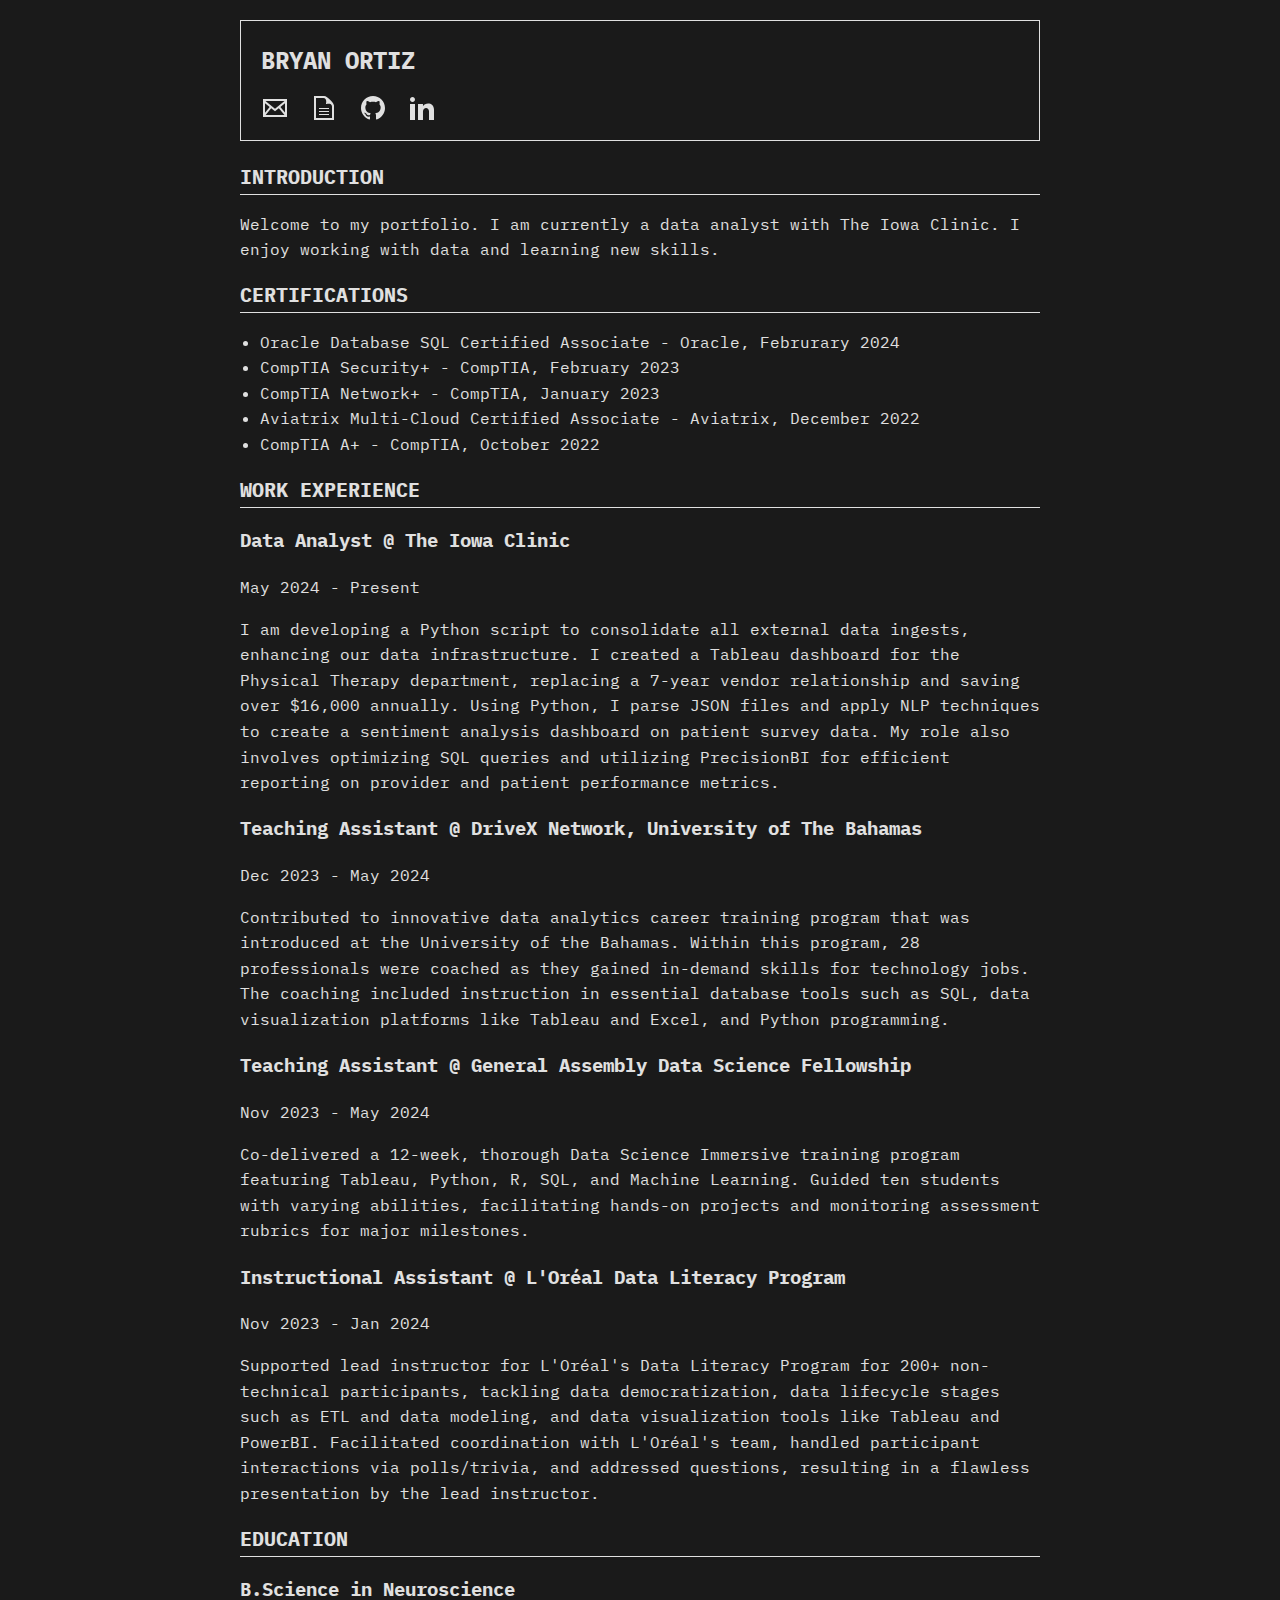
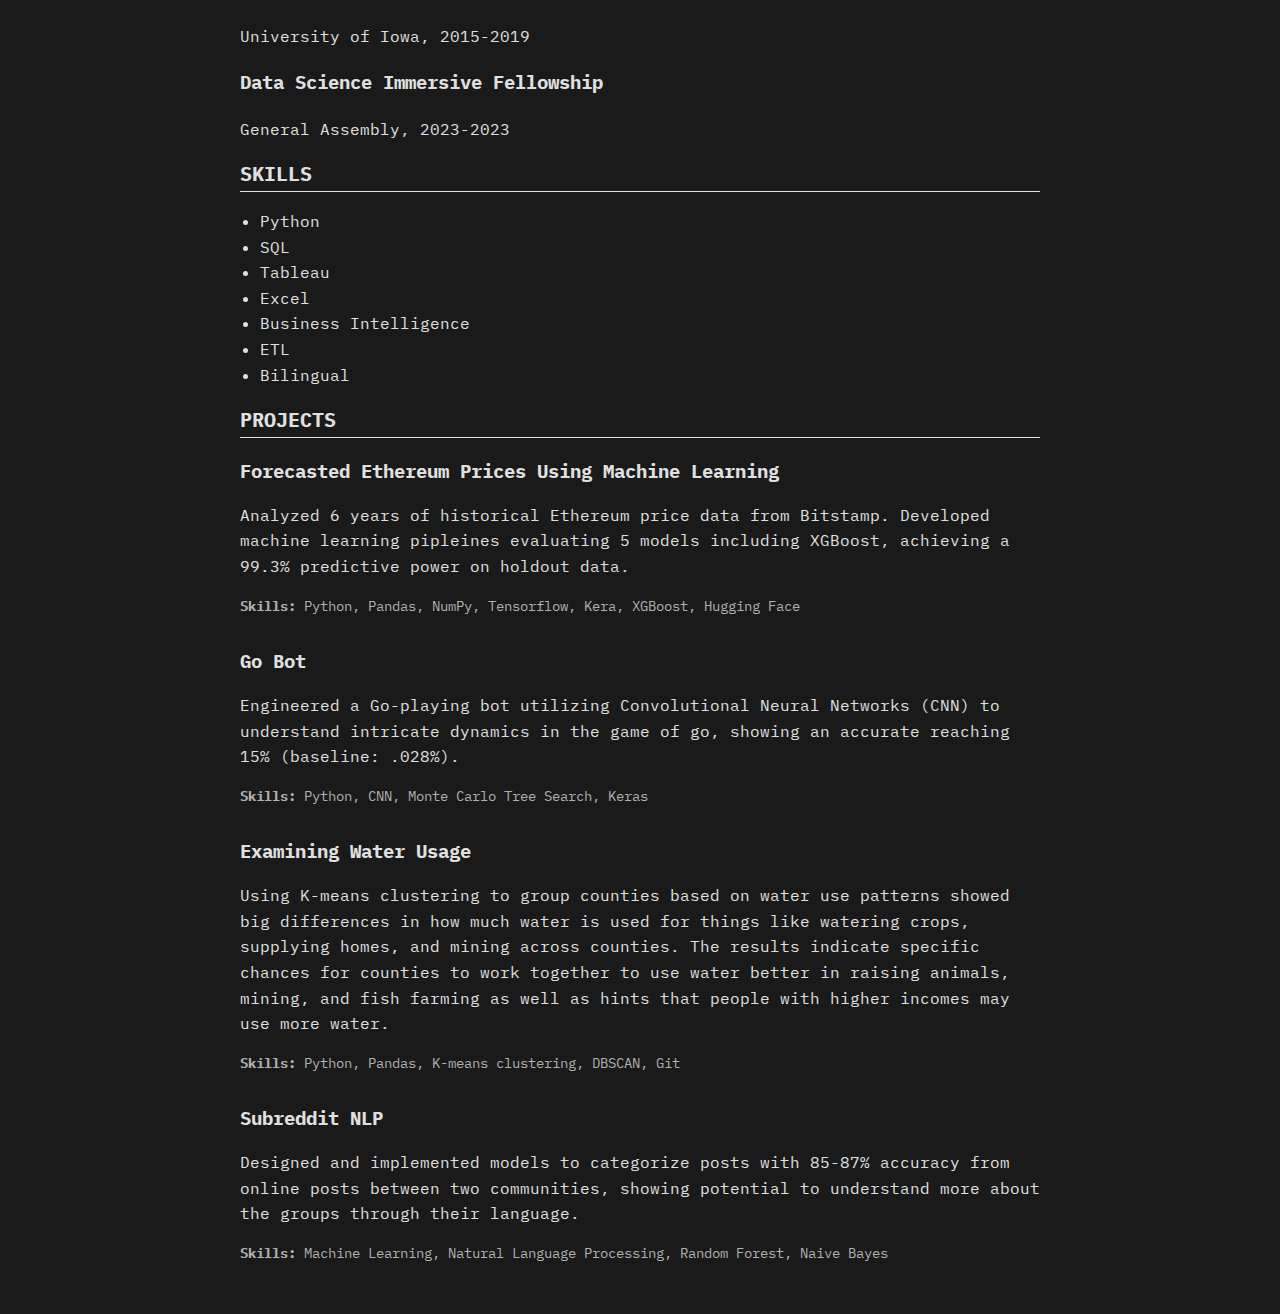
<file: index.html>
<!DOCTYPE html>
<html lang="en">
<head>
    <meta charset="UTF-8">
    <meta name="viewport" content="width=device-width, initial-scale=1.0">
    <title>Bryan Ortiz - Portfolio</title>
    <link href="https://fonts.googleapis.com/css2?family=IBM+Plex+Mono:wght@400;700&display=swap" rel="stylesheet">
    <style>
        body {
            font-family: 'IBM Plex Mono', monospace;
            background-color: #1a1a1a;
            color: #e0e0e0;
            line-height: 1.6;
            padding: 20px;
            max-width: 800px;
            margin: 0 auto;
        }
        header {
            border: 1px solid #e0e0e0;
            padding: 20px;
            margin-bottom: 20px;
        }
        h1, h2 {
            margin-top: 0;
        }
        h1 {
            font-size: 24px;
            margin-bottom: 15px;
        }
        h2 {
            font-size: 20px;
            border-bottom: 1px solid #e0e0e0;
            padding-bottom: 1px;
        }
        .icons {
            margin: 0;
            padding-left: 2px;
        }
        .icons a {
            display: inline-block;
            margin-right: 15px;
        }
        .icons svg {
            width: 24px;
            height: 24px;
            fill: #e0e0e0;
            vertical-align: middle;
        }
        .icons a:hover svg {
            fill: #ffffff;
        }
        ul {
            padding-left: 20px;
        }
        .project {
            margin-bottom: 20px;
        }
        .project {
            margin-bottom: 30px;
        }

        .project h3 {
            margin-bottom: 10px;
        }

        .project-description {
            margin-bottom: 5px;
        }

        .project-skills {
            font-size: 0.9em;
            color: #b0b0b0;
}
    </style>
</head>
<body>
    <header>
        <h1>BRYAN ORTIZ</h1>
        <div class="icons">
            <a href="mailto:ortizbryan54321@gmail.com" title="Email">
                <svg xmlns="http://www.w3.org/2000/svg" viewBox="0 0 24 24">
                    <path d="M0 3v18h24v-18h-24zm6.623 7.929l-4.623 5.712v-9.458l4.623 3.746zm-4.141-5.929h19.035l-9.517 7.713-9.518-7.713zm5.694 7.188l3.824 3.099 3.83-3.104 5.612 6.817h-18.779l5.513-6.812zm9.208-1.264l4.616-3.741v9.348l-4.616-5.607z"/>
                </svg>
            </a>
            <a href="https://drive.google.com/file/d/1B7WEyIh_h3aEtlJAHGpLXsqZLshj99DR/view" title="Resume" target="_blank">
                <svg xmlns="http://www.w3.org/2000/svg" viewBox="0 0 24 24">
                    <path d="M11.362 2c4.156 0 2.638 6 2.638 6s6-1.65 6 2.457v11.543h-16v-20h7.362zm.827-2h-10.189v24h20v-14.386c0-2.391-6.648-9.614-9.811-9.614zm4.811 13h-10v-1h10v1zm0 2h-10v1h10v-1zm0 3h-10v1h10v-1z"/>
                </svg>
            </a>
            <a href="https://github.com/bryan-ortiz0" title="GitHub" target="_blank">
                <svg xmlns="http://www.w3.org/2000/svg" viewBox="0 0 24 24">
                    <path d="M12 0c-6.626 0-12 5.373-12 12 0 5.302 3.438 9.8 8.207 11.387.599.111.793-.261.793-.577v-2.234c-3.338.726-4.033-1.416-4.033-1.416-.546-1.387-1.333-1.756-1.333-1.756-1.089-.745.083-.729.083-.729 1.205.084 1.839 1.237 1.839 1.237 1.07 1.834 2.807 1.304 3.492.997.107-.775.418-1.305.762-1.604-2.665-.305-5.467-1.334-5.467-5.931 0-1.311.469-2.381 1.236-3.221-.124-.303-.535-1.524.117-3.176 0 0 1.008-.322 3.301 1.23.957-.266 1.983-.399 3.003-.404 1.02.005 2.047.138 3.006.404 2.291-1.552 3.297-1.23 3.297-1.23.653 1.653.242 2.874.118 3.176.77.84 1.235 1.911 1.235 3.221 0 4.609-2.807 5.624-5.479 5.921.43.372.823 1.102.823 2.222v3.293c0 .319.192.694.801.576 4.765-1.589 8.199-6.086 8.199-11.386 0-6.627-5.373-12-12-12z"/>
                </svg>
            </a>
            <a href="https://www.linkedin.com/in/bryan-ortiz0/" title="LinkedIn" target="_blank">
                <svg xmlns="http://www.w3.org/2000/svg" viewBox="0 0 24 24">
                    <path d="M4.98 3.5c0 1.381-1.11 2.5-2.48 2.5s-2.48-1.119-2.48-2.5c0-1.38 1.11-2.5 2.48-2.5s2.48 1.12 2.48 2.5zm.02 4.5h-5v16h5v-16zm7.982 0h-4.968v16h4.969v-8.399c0-4.67 6.029-5.052 6.029 0v8.399h4.988v-10.131c0-7.88-8.922-7.593-11.018-3.714v-2.155z"/>
                </svg>
            </a>
        </div>
    </header>

    <section id="introduction">
        <h2>INTRODUCTION</h2>
        <p>Welcome to my portfolio. I am currently a data analyst with The Iowa Clinic. I enjoy working with data and learning new skills.</p>
    </section>

    <section id="certifications">
        <h2>CERTIFICATIONS</h2>
        <ul>
            <li>Oracle Database SQL Certified Associate - Oracle, Februrary 2024</li>
            <li>CompTIA Security+ - CompTIA, February 2023</li>
            <li>CompTIA Network+ - CompTIA, January 2023</li>
            <li>Aviatrix Multi-Cloud Certified Associate - Aviatrix, December 2022</li>
            <li>CompTIA A+ - CompTIA, October 2022</li>
        </ul>
    </section>

    <section id="work-experience">
        <h2>WORK EXPERIENCE</h2>
        <div class="job">
            <h3>Data Analyst @ The Iowa Clinic</h3>
            <p>May 2024 - Present</p>
            <p>I am developing a Python script to consolidate all external data ingests, enhancing our data infrastructure. I created a Tableau dashboard for the Physical Therapy department, replacing a 7-year vendor relationship and saving over $16,000 annually. Using Python, I parse JSON files and apply NLP techniques to create a sentiment analysis dashboard on patient survey data. My role also involves optimizing SQL queries and utilizing PrecisionBI for efficient reporting on provider and patient performance metrics.</p>
        </div>
        <div class="job">
            <h3>Teaching Assistant @ DriveX Network, University of The Bahamas</h3>
            <p>Dec 2023 - May 2024</p>
            <p>Contributed to innovative data analytics career training program that was introduced at the University of the Bahamas. Within this program, 28 professionals were coached as they gained in-demand skills for technology jobs. The coaching included instruction in essential database tools such as SQL, data visualization platforms like Tableau and Excel, and Python programming.</p>
        </div>
        <div class="job">
            <h3>Teaching Assistant @ General Assembly Data Science Fellowship</h3>
            <p>Nov 2023 - May 2024</p>
            <p>Co-delivered a 12-week, thorough Data Science Immersive training program featuring Tableau, Python, R, SQL, and Machine Learning. Guided ten students with varying abilities, facilitating hands-on projects and monitoring assessment rubrics for major milestones.</p>
        </div>
        <div class="job">
            <h3>Instructional Assistant @ L'Oréal Data Literacy Program</h3>
            <p>Nov 2023 - Jan 2024</p>
            <p>Supported lead instructor for L'Oréal's Data Literacy Program for 200+ non-technical participants, tackling data democratization, data lifecycle stages such as ETL and data modeling, and data visualization tools like Tableau and PowerBI. Facilitated coordination with L'Oréal's team, handled participant interactions via polls/trivia, and addressed questions, resulting in a flawless presentation by the lead instructor.</p>
        </div>
    </section>

    <section id="education">
        <h2>EDUCATION</h2>
        <div class="education-item">
            <h3>B.Science in Neuroscience</h3>
            <p>University of Iowa, 2015-2019</p>
        </div>
        <div class="education-item">
            <h3>Data Science Immersive Fellowship</h3>
            <p>General Assembly, 2023-2023</p>
        </div>
    </section>

    <section id="skills">
        <h2>SKILLS</h2>
        <ul>
            <li>Python</li>
            <li>SQL</li>
            <li>Tableau</li>
            <li>Excel</li>
            <li>Business Intelligence</li>
            <li>ETL</li>
            <li>Bilingual</li>
        </ul>
    </section>

    <section id="projects">
        <h2>PROJECTS</h2>
        <div class="project">
            <h3>Forecasted Ethereum Prices Using Machine Learning</h3>
            <p class="project-description">Analyzed 6 years of historical Ethereum price data from Bitstamp. Developed machine learning pipleines evaluating 5 models including XGBoost, achieving a 99.3% predictive power on holdout data.</p>
            <p class="project-skills"><strong>Skills:</strong> Python, Pandas, NumPy, Tensorflow, Kera, XGBoost, Hugging Face</p>
        </div>
        <div class="project">
            <h3>Go Bot</h3>
            <p class="project-description">Engineered a Go-playing bot utilizing Convolutional Neural Networks (CNN) to understand intricate dynamics in the game of go, showing an accurate reaching 15% (baseline: .028%).</p>
            <p class="project-skills"><strong>Skills:</strong> Python, CNN, Monte Carlo Tree Search, Keras</p>
        </div>
        <div class="project">
            <h3>Examining Water Usage</h3>
            <p class="project-description">Using K-means clustering to group counties based on water use patterns showed big differences in how much water is used for things like watering crops, supplying homes, and mining across counties. The results indicate specific chances for counties to work together to use water better in raising animals, mining, and fish farming as well as hints that people with higher incomes may use more water.</p>
            <p class="project-skills"><strong>Skills:</strong> Python, Pandas, K-means clustering, DBSCAN, Git</p>
        </div>
        <div class="project">
            <h3>Subreddit NLP</h3>
            <p class="project-description">Designed and implemented models to categorize posts with 85-87% accuracy from online posts between two communities, showing potential to understand more about the groups through their language.</p>
            <p class="project-skills"><strong>Skills:</strong> Machine Learning, Natural Language Processing, Random Forest, Naive Bayes</p>
        </div>
    </section>
</body>
</html>
</file>
